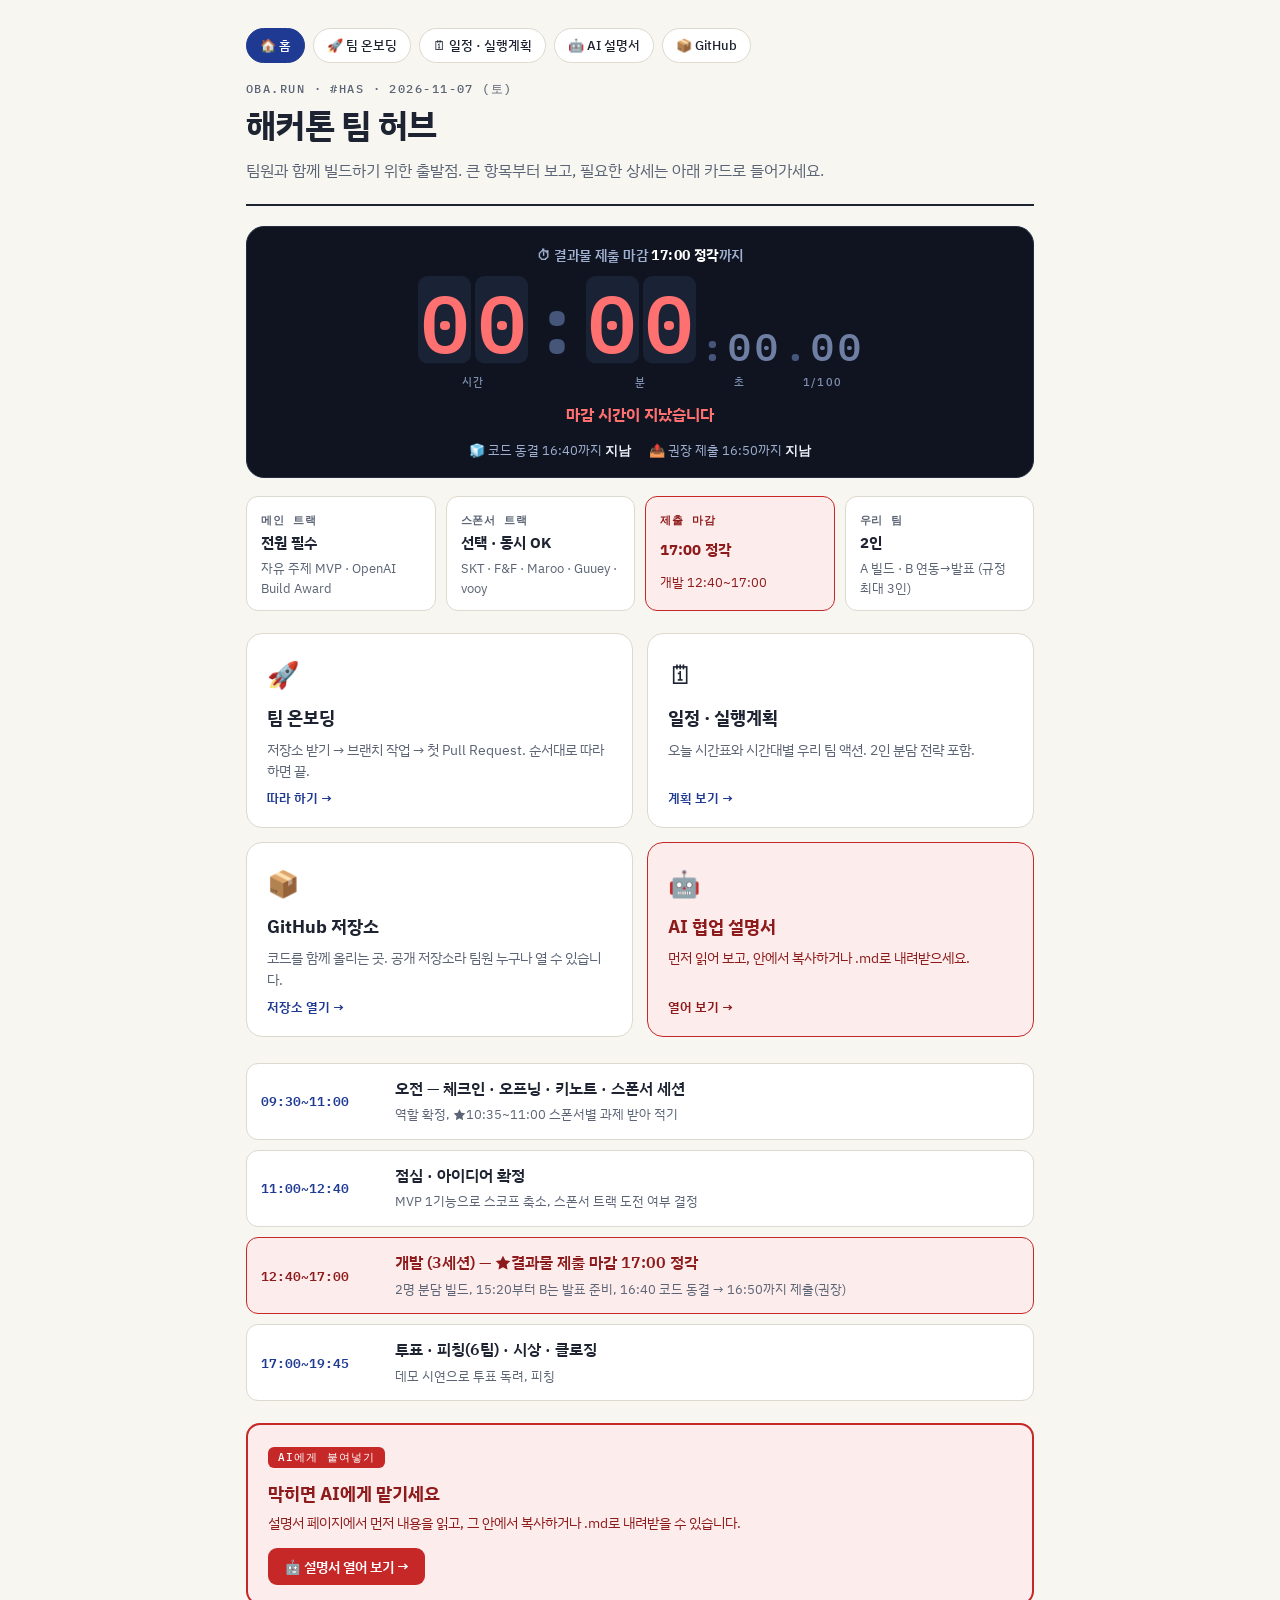
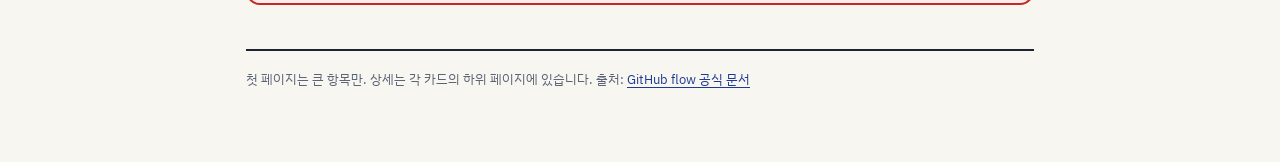
<file: index.html>
<!doctype html>
<html lang="ko">
<head>
<meta charset="utf-8">
<meta name="viewport" content="width=device-width, initial-scale=1, viewport-fit=cover">
<title>해커톤 팀 허브</title>
<link rel="stylesheet" href="https://fonts.googleapis.com/css2?family=IBM+Plex+Sans+KR:wght@400;500;600;700&family=IBM+Plex+Mono:wght@400;500&display=swap">
<link rel="stylesheet" href="styles.css">
</head>
<body>
<div class="wrap">
  <nav class="nav">
    <a class="cur" href="index.html">🏠 홈</a>
    <a href="onboarding.html">🚀 팀 온보딩</a>
    <a href="schedule.html">🗓 일정 · 실행계획</a>
    <a href="guide.html">🤖 AI 설명서</a>
    <a href="https://github.com/suneside/20261107-hackathon" target="_blank" rel="noopener">📦 GitHub</a>
  </nav>

  <header class="pg">
    <p class="eyebrow">OBA.RUN · #HAS · 2026-11-07 (토)</p>
    <h1>해커톤 팀 허브</h1>
    <p class="lead">팀원과 함께 빌드하기 위한 출발점. 큰 항목부터 보고, 필요한 상세는 아래 카드로 들어가세요.</p>
  </header>

  <!-- 마감 타이머 -->
  <section class="deadline" role="timer" aria-label="결과물 제출 마감 17:00 정각까지 남은 시간">
    <span class="dl-k">⏱ 결과물 제출 마감 <b>17:00 정각</b>까지</span>
    <div class="odo" data-countdown>
      <span class="grp"><span data-g="h"></span><span class="u">시간</span></span>
      <span class="sep">:</span>
      <span class="grp"><span data-g="m"></span><span class="u">분</span></span>
      <span class="grp cs"><span data-g="s"></span><span class="u">초</span></span>
      <span class="grp cs"><span data-g="c"></span><span class="u">1/100</span></span>
    </div>
    <p class="dl-over" id="dl-over" hidden>마감 시간이 지났습니다</p>
    <div class="dl-ms">
      <span>🧊 코드 동결 16:40까지 <b id="ms-freeze">--:--:--</b></span>
      <span>📤 권장 제출 16:50까지 <b id="ms-submit">--:--:--</b></span>
    </div>
  </section>

  <!-- 핵심 규칙 4개 -->
  <div class="facts">
    <div class="fact"><span class="k">메인 트랙</span><span class="v">전원 필수</span><span class="s">자유 주제 MVP · OpenAI Build Award</span></div>
    <div class="fact"><span class="k">스폰서 트랙</span><span class="v">선택 · 동시 OK</span><span class="s">SKT · F&amp;F · Maroo · Guuey · vooy</span></div>
    <div class="fact hot"><span class="k">제출 마감</span><span class="v">17:00 정각</span><span class="s">개발 12:40~17:00</span></div>
    <div class="fact"><span class="k">우리 팀</span><span class="v">2인</span><span class="s">A 빌드 · B 연동→발표 (규정 최대 3인)</span></div>
  </div>

  <!-- 큰 항목 카드 -->
  <div class="cards">
    <a class="card" href="onboarding.html">
      <span class="ic">🚀</span>
      <span class="t">팀 온보딩</span>
      <span class="d">저장소 받기 → 브랜치 작업 → 첫 Pull Request. 순서대로 따라 하면 끝.</span>
      <span class="go">따라 하기 →</span>
    </a>
    <a class="card" href="schedule.html">
      <span class="ic">🗓</span>
      <span class="t">일정 · 실행계획</span>
      <span class="d">오늘 시간표와 시간대별 우리 팀 액션. 2인 분담 전략 포함.</span>
      <span class="go">계획 보기 →</span>
    </a>
    <a class="card" href="https://github.com/suneside/20261107-hackathon" target="_blank" rel="noopener">
      <span class="ic">📦</span>
      <span class="t">GitHub 저장소</span>
      <span class="d">코드를 함께 올리는 곳. 공개 저장소라 팀원 누구나 열 수 있습니다.</span>
      <span class="go">저장소 열기 →</span>
    </a>
    <a class="card redcard" href="guide.html">
      <span class="ic">🤖</span>
      <span class="t">AI 협업 설명서</span>
      <span class="d">먼저 읽어 보고, 안에서 복사하거나 .md로 내려받으세요.</span>
      <span class="go">열어 보기 →</span>
    </a>
  </div>

  <!-- 오늘 큰 흐름 4단계 -->
  <div class="phases">
    <div class="phase">
      <span class="tm">09:30~11:00</span>
      <span><span class="lb">오전 — 체크인 · 오프닝 · 키노트 · 스폰서 세션</span><br><span class="sub">역할 확정, ★10:35~11:00 스폰서별 과제 받아 적기</span></span>
    </div>
    <div class="phase">
      <span class="tm">11:00~12:40</span>
      <span><span class="lb">점심 · 아이디어 확정</span><br><span class="sub">MVP 1기능으로 스코프 축소, 스폰서 트랙 도전 여부 결정</span></span>
    </div>
    <div class="phase freeze">
      <span class="tm">12:40~17:00</span>
      <span><span class="lb">개발 (3세션) — ★결과물 제출 마감 17:00 정각</span><br><span class="sub">2명 분담 빌드, 15:20부터 B는 발표 준비, 16:40 코드 동결 → 16:50까지 제출(권장)</span></span>
    </div>
    <div class="phase">
      <span class="tm">17:00~19:45</span>
      <span><span class="lb">투표 · 피칭(6팀) · 시상 · 클로징</span><br><span class="sub">데모 시연으로 투표 독려, 피칭</span></span>
    </div>
  </div>

  <!-- AI 설명서 복사 -->
  <div class="ai">
    <span class="tag">AI에게 붙여넣기</span>
    <h2>막히면 AI에게 맡기세요</h2>
    <p>설명서 페이지에서 먼저 내용을 읽고, 그 안에서 복사하거나 .md로 내려받을 수 있습니다.</p>
    <div class="btns">
      <a class="dl" href="guide.html" style="background:var(--red);color:#fff;border:none">🤖 설명서 열어 보기 →</a>
    </div>
  </div>

  <div class="foot">첫 페이지는 큰 항목만. 상세는 각 카드의 하위 페이지에 있습니다. 출처: <a href="https://docs.github.com/en/get-started/using-github/github-flow" target="_blank" rel="noopener">GitHub flow 공식 문서</a></div>
</div>

<script src="timer.js"></script>
</body>
</html>
</file>
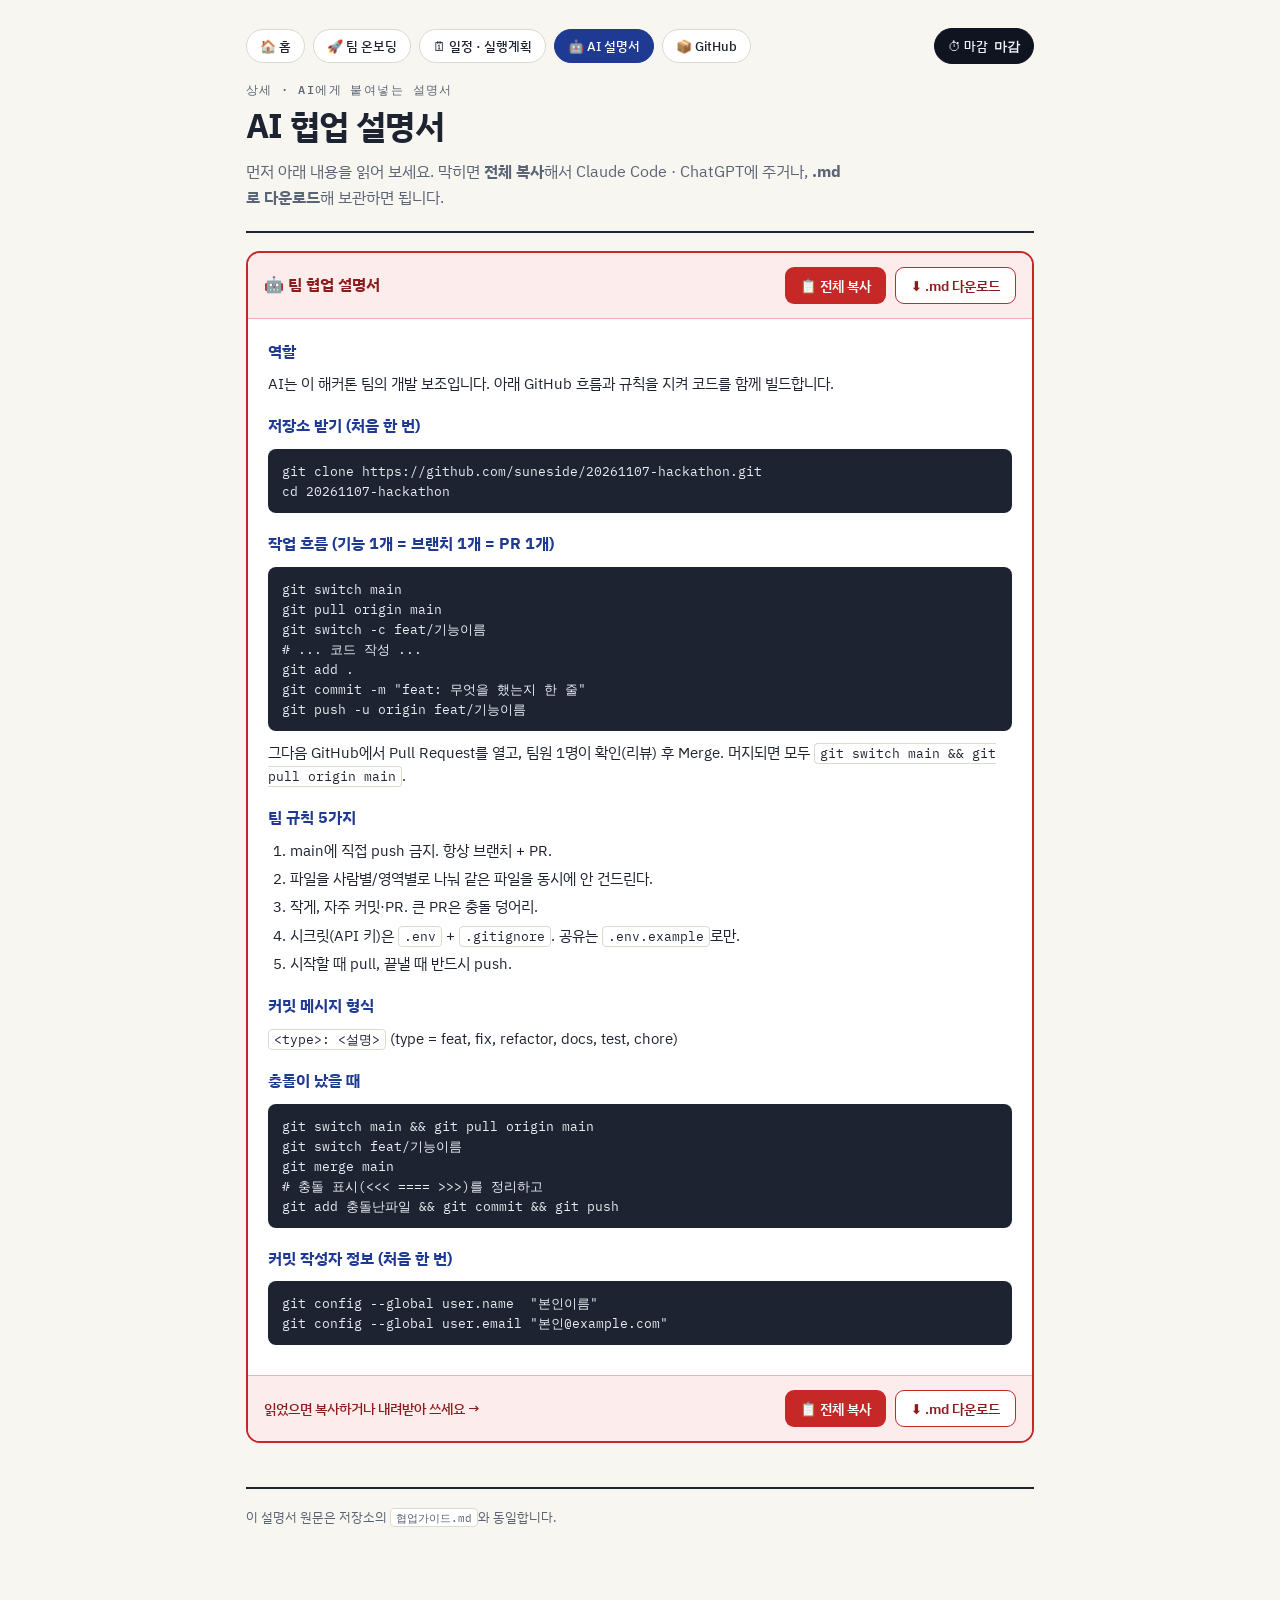
<file: guide.html>
<!doctype html>
<html lang="ko">
<head>
<meta charset="utf-8">
<meta name="viewport" content="width=device-width, initial-scale=1, viewport-fit=cover">
<title>AI 협업 설명서 — 해커톤 팀 허브</title>
<link rel="stylesheet" href="https://fonts.googleapis.com/css2?family=IBM+Plex+Sans+KR:wght@400;500;600;700&family=IBM+Plex+Mono:wght@400;500&display=swap">
<link rel="stylesheet" href="styles.css">
<style>
  .guidebox{margin-top:18px;border:2px solid var(--red);border-radius:14px;overflow:hidden}
  .guidebox .bar{display:flex;flex-wrap:wrap;gap:10px;align-items:center;justify-content:space-between;background:var(--red-soft);padding:14px 16px;border-bottom:1px solid color-mix(in srgb,var(--red) 30%,transparent)}
  .guidebox .bar .ttl{font-weight:700;color:var(--red-ink);display:flex;align-items:center;gap:8px}
  .guidebox .bar .acts{display:flex;gap:9px;flex-wrap:wrap}
  .guidebox button,.guidebox a.dl{font:600 13.5px var(--fb);border-radius:9px;padding:8px 15px;cursor:pointer;text-decoration:none;display:inline-flex;align-items:center;gap:6px}
  .guidebox button.copy{background:var(--red);color:#fff;border:none}
  .guidebox a.dl{background:var(--paper);color:var(--red-ink);border:1.5px solid var(--red)}
  .mdview{padding:20px;background:var(--paper)}
  .mdview h3{font-size:16px;margin:18px 0 8px;color:var(--ink)}
  .mdview h3:first-child{margin-top:0}
  .mdview p{margin:8px 0;font-size:14.5px}
  .mdview ul,.mdview ol{margin:8px 0;padding-left:22px;display:grid;gap:5px}
  .mdview li{font-size:14.5px}
  .mdview pre{background:var(--code-bg);color:var(--code-fg);border-radius:8px;padding:12px 14px;overflow-x:auto;font-family:var(--fm);font-size:12.5px;line-height:1.6;margin:10px 0}
  .mdview .blockquote{border-left:3px solid var(--line);padding:4px 0 4px 14px;color:var(--muted);font-size:13.5px;margin:10px 0}
</style>
</head>
<body>
<div class="wrap">
  <nav class="nav">
    <a href="index.html">🏠 홈</a>
    <a href="onboarding.html">🚀 팀 온보딩</a>
    <a href="schedule.html">🗓 일정 · 실행계획</a>
    <a class="cur" href="guide.html">🤖 AI 설명서</a>
    <a href="https://github.com/suneside/20261107-hackathon" target="_blank" rel="noopener">📦 GitHub</a>
    <a class="dl-chip" href="index.html" title="결과물 제출 마감 17:00 정각까지">⏱ 마감 <b data-countdown-compact>--:--:--</b></a>
  </nav>

  <header class="pg">
    <p class="eyebrow">상세 · AI에게 붙여넣는 설명서</p>
    <h1>AI 협업 설명서</h1>
    <p class="lead">먼저 아래 내용을 읽어 보세요. 막히면 <b>전체 복사</b>해서 Claude Code · ChatGPT에 주거나, <b>.md로 다운로드</b>해 보관하면 됩니다.</p>
  </header>

  <div class="guidebox">
    <div class="bar">
      <span class="ttl">🤖 팀 협업 설명서</span>
      <span class="acts">
        <button class="copy" id="copyBtn" type="button">📋 전체 복사</button>
        <a class="dl" href="협업가이드.md" download>⬇ .md 다운로드</a>
      </span>
    </div>
    <div class="mdview" id="mdview">
      <h3>역할</h3>
      <p>AI는 이 해커톤 팀의 개발 보조입니다. 아래 GitHub 흐름과 규칙을 지켜 코드를 함께 빌드합니다.</p>

      <h3>저장소 받기 (처음 한 번)</h3>
      <pre>git clone https://github.com/suneside/20261107-hackathon.git
cd 20261107-hackathon</pre>

      <h3>작업 흐름 (기능 1개 = 브랜치 1개 = PR 1개)</h3>
      <pre>git switch main
git pull origin main
git switch -c feat/기능이름
# ... 코드 작성 ...
git add .
git commit -m "feat: 무엇을 했는지 한 줄"
git push -u origin feat/기능이름</pre>
      <p>그다음 GitHub에서 Pull Request를 열고, 팀원 1명이 확인(리뷰) 후 Merge. 머지되면 모두 <code class="inl">git switch main &amp;&amp; git pull origin main</code>.</p>

      <h3>팀 규칙 5가지</h3>
      <ol>
        <li>main에 직접 push 금지. 항상 브랜치 + PR.</li>
        <li>파일을 사람별/영역별로 나눠 같은 파일을 동시에 안 건드린다.</li>
        <li>작게, 자주 커밋·PR. 큰 PR은 충돌 덩어리.</li>
        <li>시크릿(API 키)은 <code class="inl">.env</code> + <code class="inl">.gitignore</code>. 공유는 <code class="inl">.env.example</code>로만.</li>
        <li>시작할 때 pull, 끝낼 때 반드시 push.</li>
      </ol>

      <h3>커밋 메시지 형식</h3>
      <p><code class="inl">&lt;type&gt;: &lt;설명&gt;</code> (type = feat, fix, refactor, docs, test, chore)</p>

      <h3>충돌이 났을 때</h3>
      <pre>git switch main &amp;&amp; git pull origin main
git switch feat/기능이름
git merge main
# 충돌 표시(&lt;&lt;&lt; ==== &gt;&gt;&gt;)를 정리하고
git add 충돌난파일 &amp;&amp; git commit &amp;&amp; git push</pre>

      <h3>커밋 작성자 정보 (처음 한 번)</h3>
      <pre>git config --global user.name  "본인이름"
git config --global user.email "본인@example.com"</pre>
    </div>
    <div class="bar" style="border-bottom:none;border-top:1px solid color-mix(in srgb,var(--red) 30%,transparent)">
      <span class="ttl" style="font-weight:500;font-size:13.5px">읽었으면 복사하거나 내려받아 쓰세요 →</span>
      <span class="acts">
        <button class="copy" id="copyBtn2" type="button">📋 전체 복사</button>
        <a class="dl" href="협업가이드.md" download>⬇ .md 다운로드</a>
      </span>
    </div>
  </div>

  <div class="foot">이 설명서 원문은 저장소의 <code class="inl">협업가이드.md</code>와 동일합니다.</div>
</div>

<script>
  var cache=null;
  fetch('협업가이드.md').then(function(r){return r.text()}).then(function(t){cache=t}).catch(function(){});
  function wire(btn){
    if(!btn)return;
    btn.addEventListener('click',function(){
      var put=function(t){var ok=function(){var o=btn.textContent;btn.textContent='✓ 복사됨';setTimeout(function(){btn.textContent=o},1500)};
        if(navigator.clipboard&&navigator.clipboard.writeText)navigator.clipboard.writeText(t).then(ok,function(){btn.textContent='다운로드 이용'});else btn.textContent='다운로드 이용'};
      if(cache)put(cache);else fetch('협업가이드.md').then(function(r){return r.text()}).then(function(t){cache=t;put(t)}).catch(function(){btn.textContent='불러오기 실패'});
    });
  }
  wire(document.getElementById('copyBtn'));
  wire(document.getElementById('copyBtn2'));
</script>
<script src="timer.js"></script>
</body>
</html>
</file>
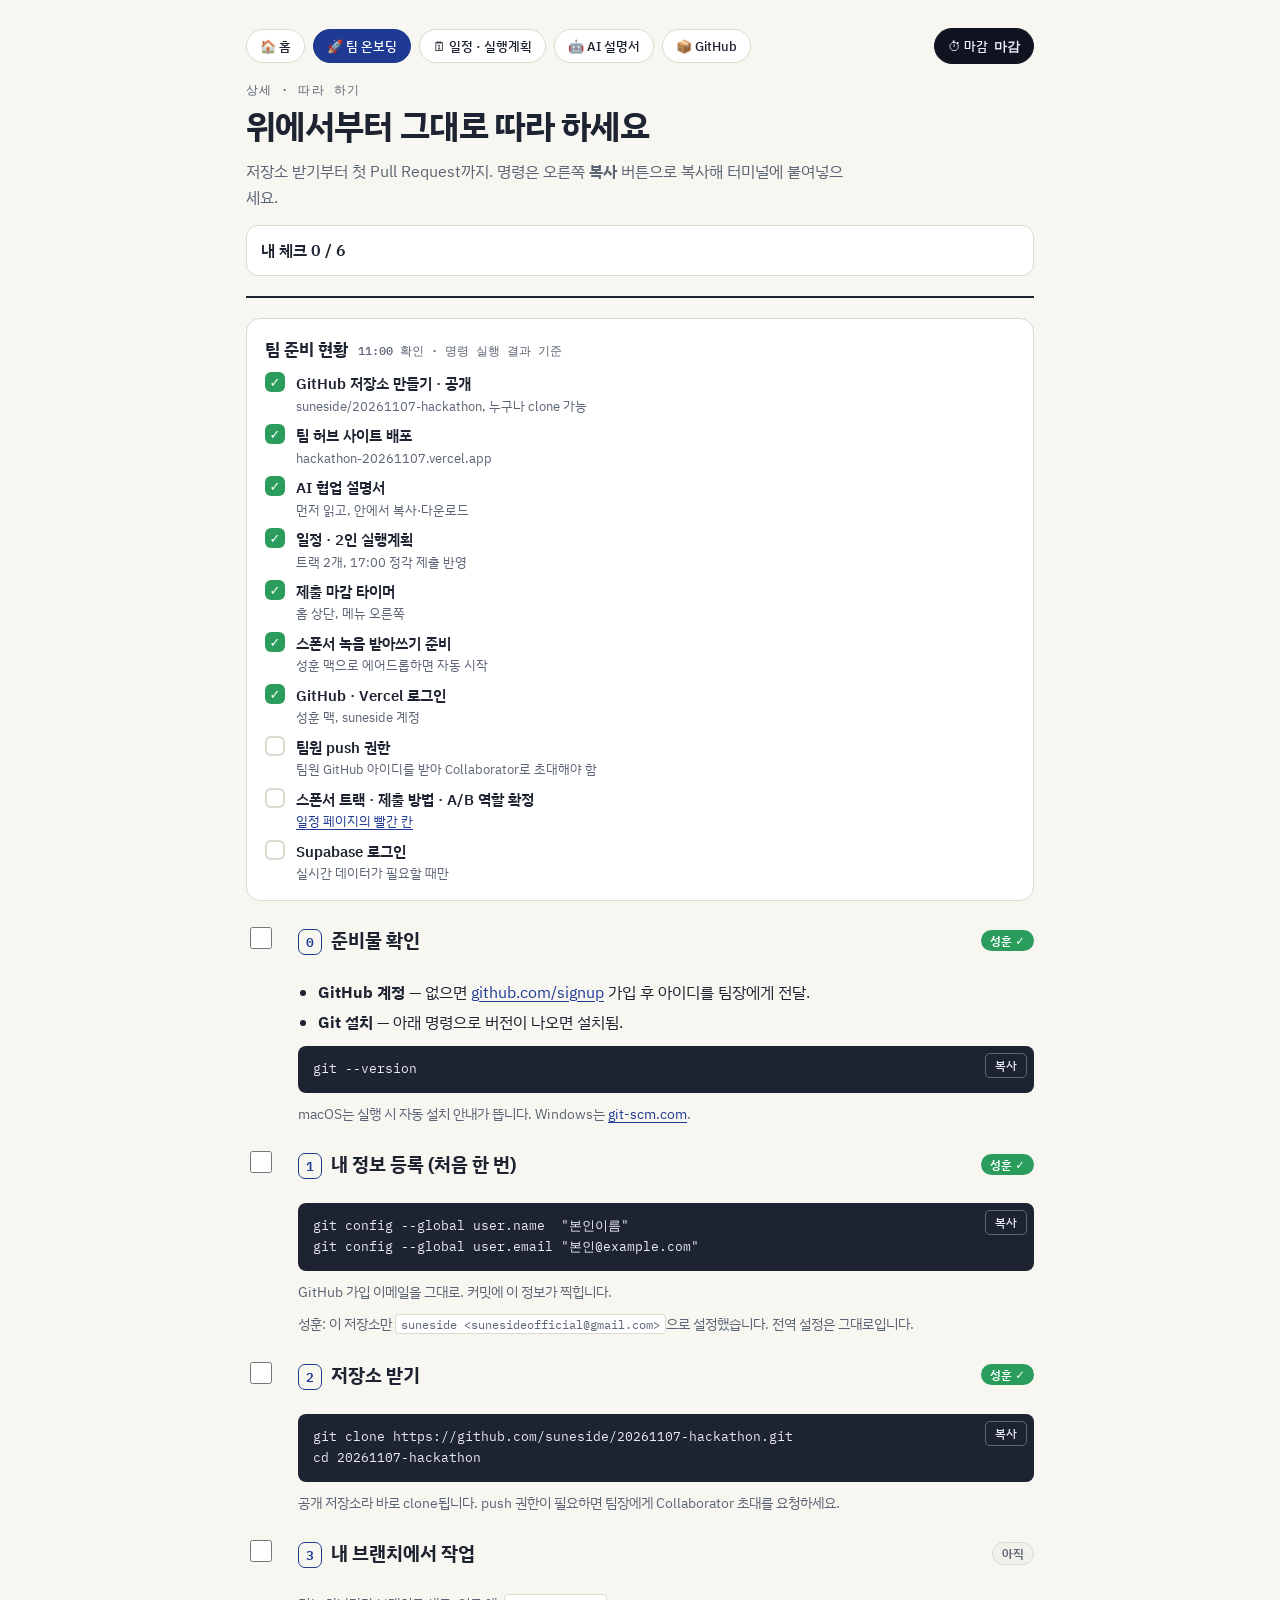
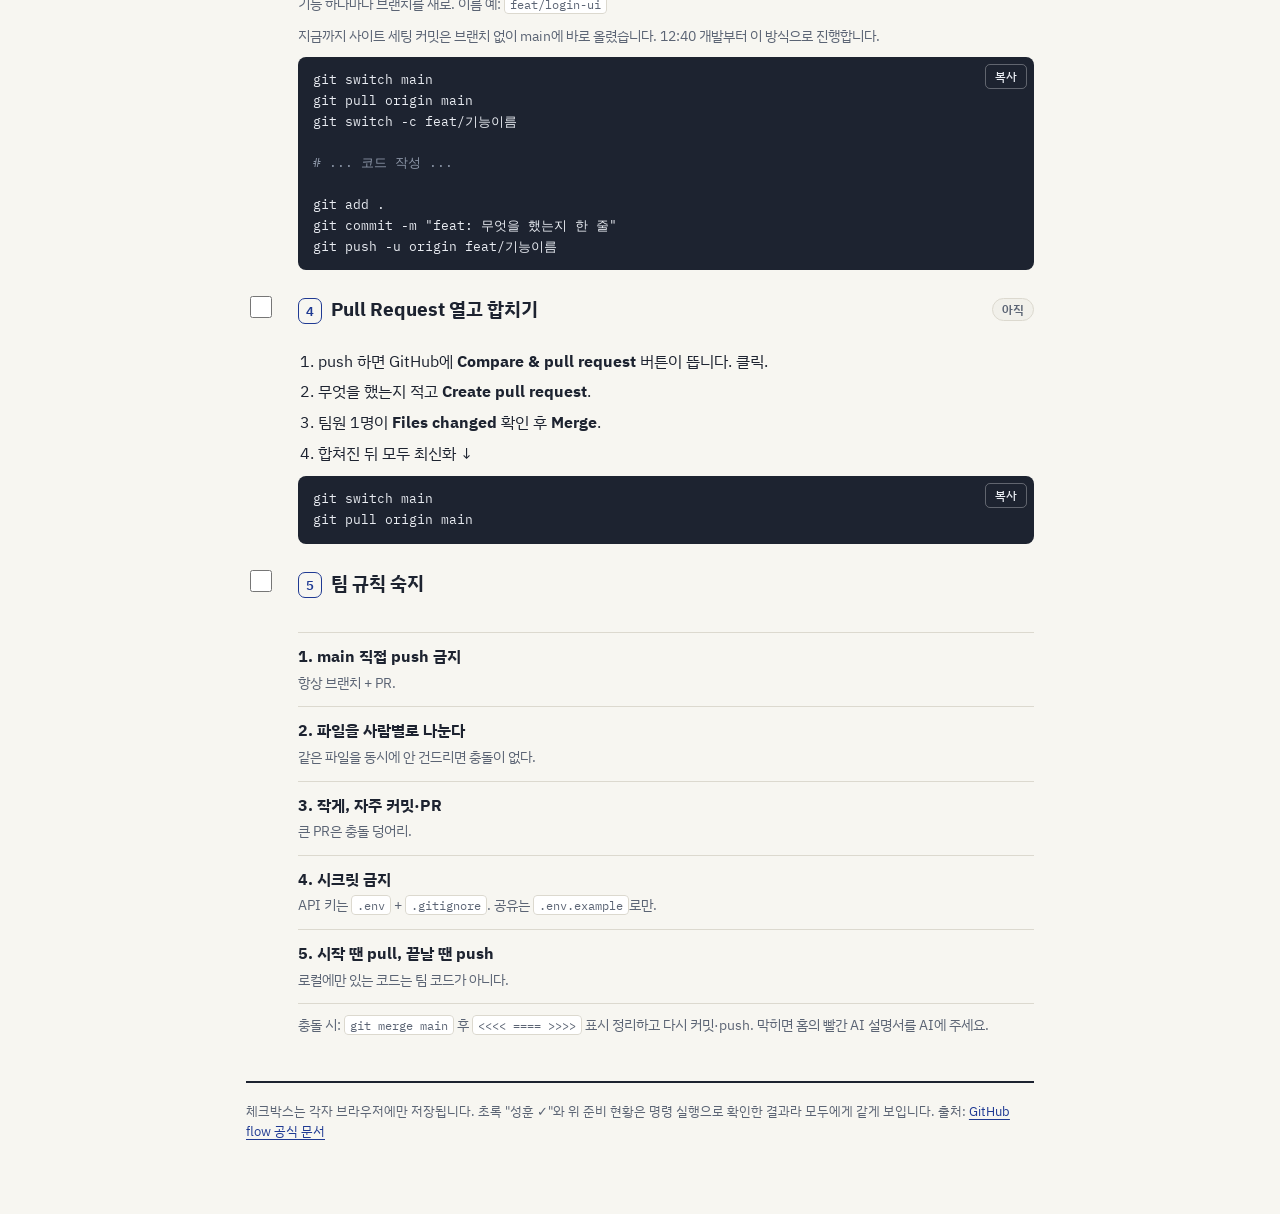
<file: onboarding.html>
<!doctype html>
<html lang="ko">
<head>
<meta charset="utf-8">
<meta name="viewport" content="width=device-width, initial-scale=1, viewport-fit=cover">
<title>팀 온보딩 — 해커톤 팀 허브</title>
<link rel="stylesheet" href="https://fonts.googleapis.com/css2?family=IBM+Plex+Sans+KR:wght@400;500;600;700&family=IBM+Plex+Mono:wght@400;500&display=swap">
<link rel="stylesheet" href="styles.css">
</head>
<body>
<div class="wrap">
  <nav class="nav">
    <a href="index.html">🏠 홈</a>
    <a class="cur" href="onboarding.html">🚀 팀 온보딩</a>
    <a href="schedule.html">🗓 일정 · 실행계획</a>
    <a href="guide.html">🤖 AI 설명서</a>
    <a href="https://github.com/suneside/20261107-hackathon" target="_blank" rel="noopener">📦 GitHub</a>
    <a class="dl-chip" href="index.html" title="결과물 제출 마감 17:00 정각까지">⏱ 마감 <b data-countdown-compact>--:--:--</b></a>
  </nav>

  <header class="pg">
    <p class="eyebrow">상세 · 따라 하기</p>
    <h1>위에서부터 그대로 따라 하세요</h1>
    <p class="lead">저장소 받기부터 첫 Pull Request까지. 명령은 오른쪽 <b>복사</b> 버튼으로 복사해 터미널에 붙여넣으세요.</p>
    <div class="phases" style="margin-top:14px">
      <div class="phase" style="grid-template-columns:1fr"><span><span class="lb" id="ptext">내 체크 0 / 6</span></span></div>
    </div>
  </header>

  <section class="status" aria-label="팀 준비 현황">
    <h2>팀 준비 현황 <span class="when">11:00 확인 · 명령 실행 결과 기준</span></h2>
    <ul class="checklist">
      <li class="ok">GitHub 저장소 만들기 · 공개<span>suneside/20261107-hackathon, 누구나 clone 가능</span></li>
      <li class="ok">팀 허브 사이트 배포<span>hackathon-20261107.vercel.app</span></li>
      <li class="ok">AI 협업 설명서<span>먼저 읽고, 안에서 복사·다운로드</span></li>
      <li class="ok">일정 · 2인 실행계획<span>트랙 2개, 17:00 정각 제출 반영</span></li>
      <li class="ok">제출 마감 타이머<span>홈 상단, 메뉴 오른쪽</span></li>
      <li class="ok">스폰서 녹음 받아쓰기 준비<span>성훈 맥으로 에어드롭하면 자동 시작</span></li>
      <li class="ok">GitHub · Vercel 로그인<span>성훈 맥, suneside 계정</span></li>
      <li class="todo">팀원 push 권한<span>팀원 GitHub 아이디를 받아 Collaborator로 초대해야 함</span></li>
      <li class="todo">스폰서 트랙 · 제출 방법 · A/B 역할 확정<span><a href="schedule.html">일정 페이지의 빨간 칸</a></span></li>
      <li class="todo">Supabase 로그인<span>실시간 데이터가 필요할 때만</span></li>
    </ul>
  </section>

  <section class="step" data-k="s0">
    <div class="chk"><input type="checkbox" aria-label="완료"></div>
    <h2><span class="n">0</span>준비물 확인<span class="who-st ok">성훈 ✓</span></h2>
    <div class="b">
      <ul>
        <li><b>GitHub 계정</b> — 없으면 <a href="https://github.com/signup" target="_blank" rel="noopener">github.com/signup</a> 가입 후 아이디를 팀장에게 전달.</li>
        <li><b>Git 설치</b> — 아래 명령으로 버전이 나오면 설치됨.</li>
      </ul>
      <div class="code"><button class="cp" type="button">복사</button><pre>git --version</pre></div>
      <p class="note">macOS는 실행 시 자동 설치 안내가 뜹니다. Windows는 <a href="https://git-scm.com/download/win" target="_blank" rel="noopener">git-scm.com</a>.</p>
    </div>
  </section>

  <section class="step" data-k="s1">
    <div class="chk"><input type="checkbox" aria-label="완료"></div>
    <h2><span class="n">1</span>내 정보 등록 (처음 한 번)<span class="who-st ok">성훈 ✓</span></h2>
    <div class="b">
      <div class="code"><button class="cp" type="button">복사</button><pre>git config --global user.name  "본인이름"
git config --global user.email "본인@example.com"</pre></div>
      <p class="note">GitHub 가입 이메일을 그대로. 커밋에 이 정보가 찍힙니다.</p>
      <p class="note">성훈: 이 저장소만 <code class="inl">suneside &lt;sunesideofficial@gmail.com&gt;</code>으로 설정했습니다. 전역 설정은 그대로입니다.</p>
    </div>
  </section>

  <section class="step" data-k="s2">
    <div class="chk"><input type="checkbox" aria-label="완료"></div>
    <h2><span class="n">2</span>저장소 받기<span class="who-st ok">성훈 ✓</span></h2>
    <div class="b">
      <div class="code"><button class="cp" type="button">복사</button><pre>git clone https://github.com/suneside/20261107-hackathon.git
cd 20261107-hackathon</pre></div>
      <p class="note">공개 저장소라 바로 clone됩니다. push 권한이 필요하면 팀장에게 Collaborator 초대를 요청하세요.</p>
    </div>
  </section>

  <section class="step" data-k="s3">
    <div class="chk"><input type="checkbox" aria-label="완료"></div>
    <h2><span class="n">3</span>내 브랜치에서 작업<span class="who-st todo">아직</span></h2>
    <div class="b">
      <p class="note">기능 하나마다 브랜치를 새로. 이름 예: <code class="inl">feat/login-ui</code></p>
      <p class="note">지금까지 사이트 세팅 커밋은 브랜치 없이 main에 바로 올렸습니다. 12:40 개발부터 이 방식으로 진행합니다.</p>
      <div class="code"><button class="cp" type="button">복사</button><pre>git switch main
git pull origin main
git switch -c feat/기능이름

<span class="c"># ... 코드 작성 ...</span>

git add .
git commit -m "feat: 무엇을 했는지 한 줄"
git push -u origin feat/기능이름</pre></div>
    </div>
  </section>

  <section class="step" data-k="s4">
    <div class="chk"><input type="checkbox" aria-label="완료"></div>
    <h2><span class="n">4</span>Pull Request 열고 합치기<span class="who-st todo">아직</span></h2>
    <div class="b">
      <ol>
        <li>push 하면 GitHub에 <b>Compare &amp; pull request</b> 버튼이 뜹니다. 클릭.</li>
        <li>무엇을 했는지 적고 <b>Create pull request</b>.</li>
        <li>팀원 1명이 <b>Files changed</b> 확인 후 <b>Merge</b>.</li>
        <li>합쳐진 뒤 모두 최신화 ↓</li>
      </ol>
      <div class="code"><button class="cp" type="button">복사</button><pre>git switch main
git pull origin main</pre></div>
    </div>
  </section>

  <section class="step" data-k="s5">
    <div class="chk"><input type="checkbox" aria-label="완료"></div>
    <h2><span class="n">5</span>팀 규칙 숙지</h2>
    <div class="b">
      <div class="rules">
        <div class="rule"><strong>1. main 직접 push 금지</strong><span>항상 브랜치 + PR.</span></div>
        <div class="rule"><strong>2. 파일을 사람별로 나눈다</strong><span>같은 파일을 동시에 안 건드리면 충돌이 없다.</span></div>
        <div class="rule"><strong>3. 작게, 자주 커밋·PR</strong><span>큰 PR은 충돌 덩어리.</span></div>
        <div class="rule"><strong>4. 시크릿 금지</strong><span>API 키는 <code class="inl">.env</code> + <code class="inl">.gitignore</code>. 공유는 <code class="inl">.env.example</code>로만.</span></div>
        <div class="rule"><strong>5. 시작 땐 pull, 끝날 땐 push</strong><span>로컬에만 있는 코드는 팀 코드가 아니다.</span></div>
      </div>
      <p class="note">충돌 시: <code class="inl">git merge main</code> 후 <code class="inl">&lt;&lt;&lt;&lt; ==== &gt;&gt;&gt;&gt;</code> 표시 정리하고 다시 커밋·push. 막히면 홈의 빨간 AI 설명서를 AI에 주세요.</p>
    </div>
  </section>

  <div class="foot">체크박스는 각자 브라우저에만 저장됩니다. 초록 "성훈 ✓"와 위 준비 현황은 명령 실행으로 확인한 결과라 모두에게 같게 보입니다. 출처: <a href="https://docs.github.com/en/get-started/using-github/github-flow" target="_blank" rel="noopener">GitHub flow 공식 문서</a></div>
</div>

<script>
  document.querySelectorAll('.code .cp').forEach(function(btn){
    btn.addEventListener('click',function(){
      var pre=btn.parentElement.querySelector('pre'),text=pre.innerText;
      var ok=function(){btn.textContent='복사됨';setTimeout(function(){btn.textContent='복사'},1400)};
      var fb=function(){try{var r=document.createRange();r.selectNodeContents(pre);var s=getSelection();s.removeAllRanges();s.addRange(r);btn.textContent='선택됨'}catch(e){}};
      if(navigator.clipboard&&navigator.clipboard.writeText)navigator.clipboard.writeText(text).then(ok,fb);else fb();
    });
  });
  var steps=Array.prototype.slice.call(document.querySelectorAll('.step'));
  function load(){try{return JSON.parse(localStorage.getItem('hb_steps')||'{}')}catch(e){return{}}}
  function save(s){try{localStorage.setItem('hb_steps',JSON.stringify(s))}catch(e){}}
  function sync(){var s=load(),done=0;steps.forEach(function(el){var k=el.dataset.k,box=el.querySelector('input');box.checked=!!s[k];el.classList.toggle('done',box.checked);if(box.checked)done++});
    document.getElementById('ptext').textContent='내 체크 '+done+' / '+steps.length}
  steps.forEach(function(el){el.querySelector('input').addEventListener('change',function(){var s=load();s[el.dataset.k]=this.checked;save(s);sync()})});
  sync();
</script>
<script src="timer.js"></script>
</body>
</html>
</file>
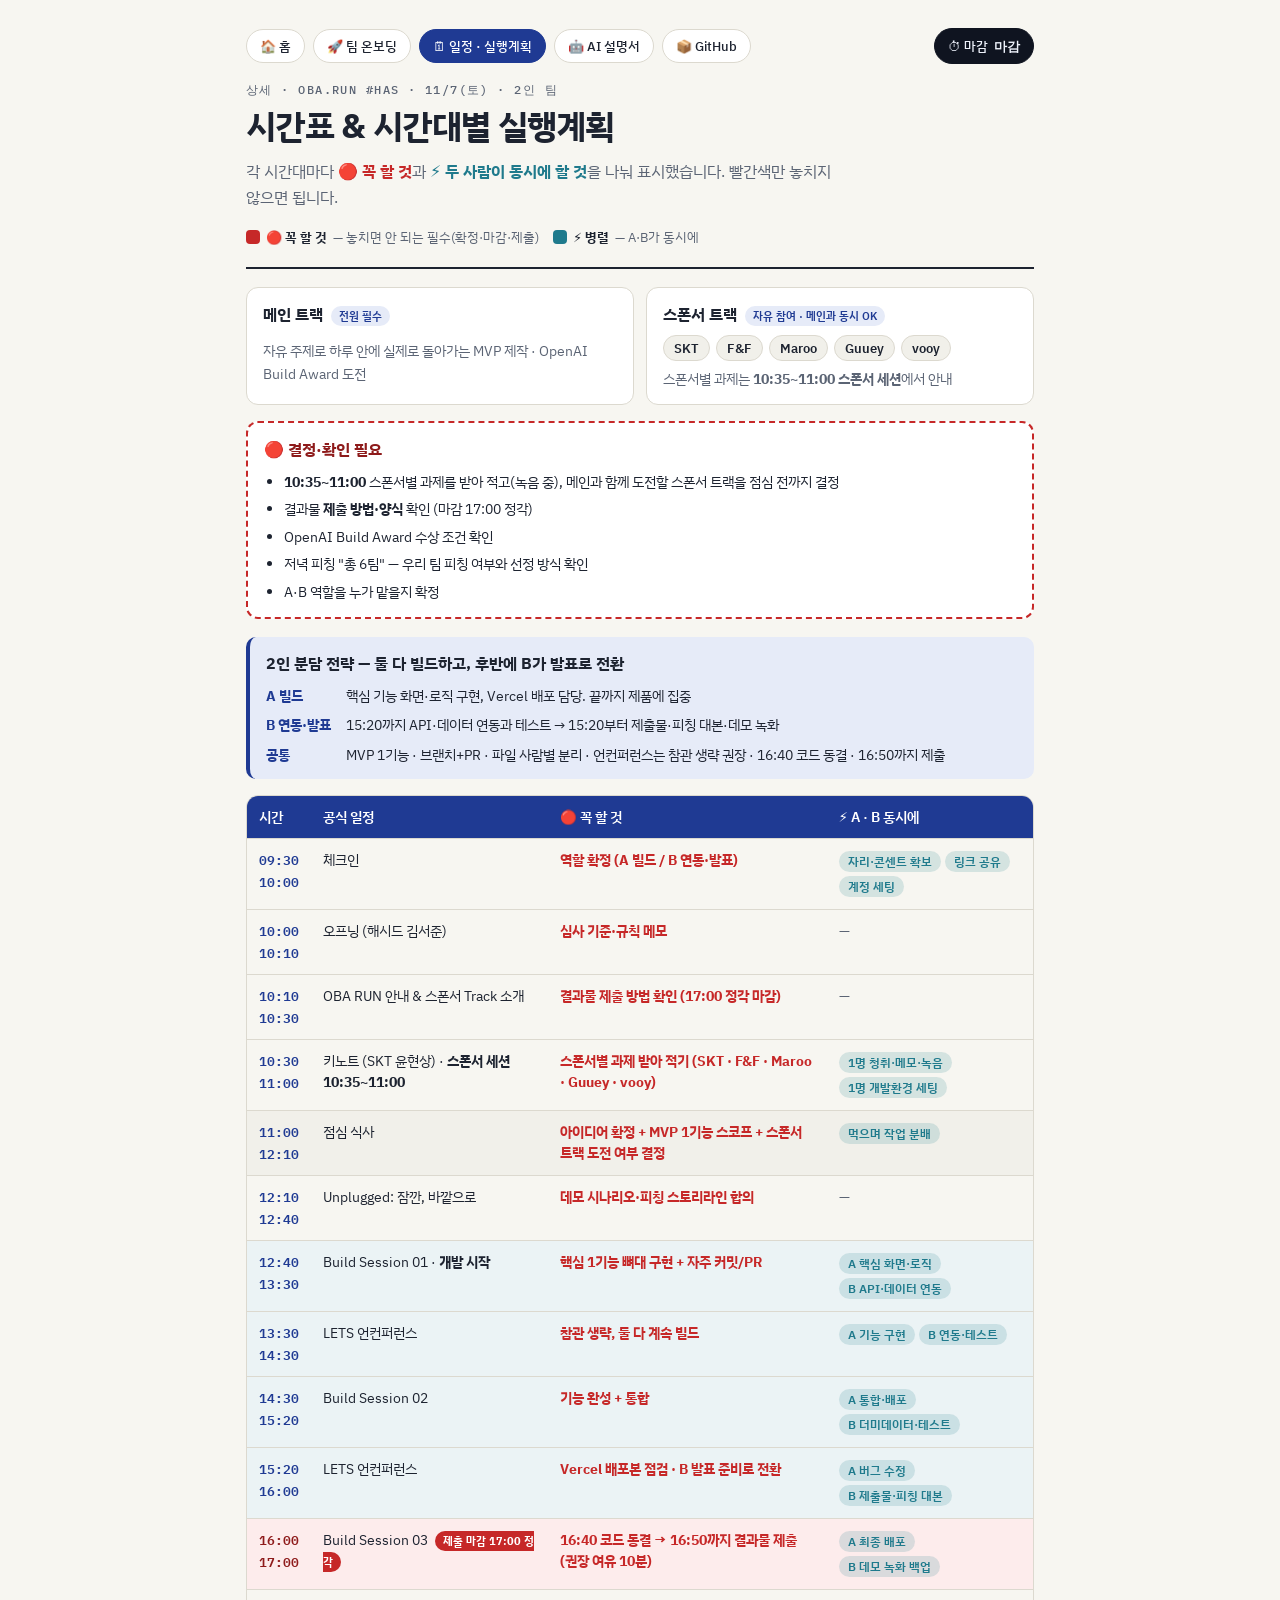
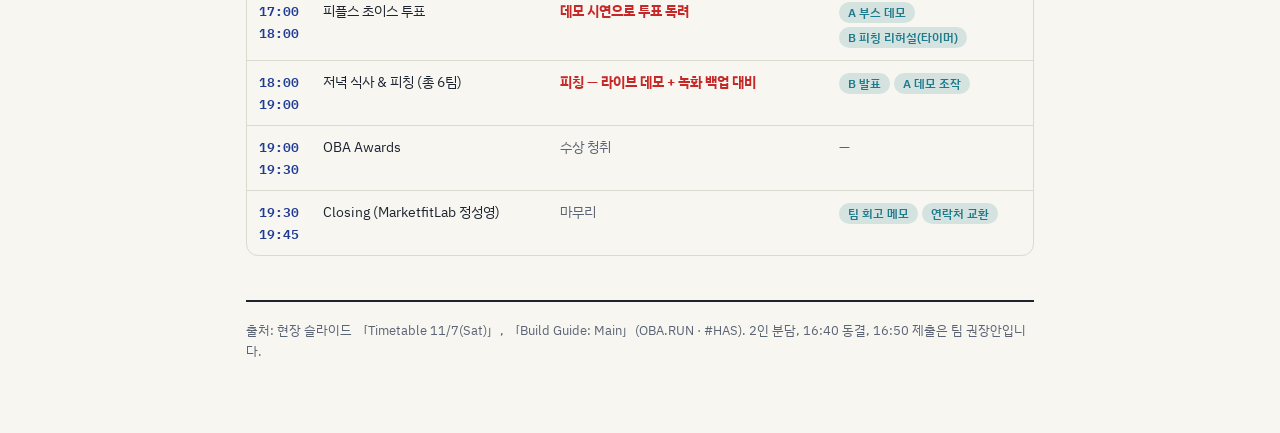
<file: schedule.html>
<!doctype html>
<html lang="ko">
<head>
<meta charset="utf-8">
<meta name="viewport" content="width=device-width, initial-scale=1, viewport-fit=cover">
<title>일정 · 실행계획 — 해커톤 팀 허브</title>
<link rel="stylesheet" href="https://fonts.googleapis.com/css2?family=IBM+Plex+Sans+KR:wght@400;500;600;700&family=IBM+Plex+Mono:wght@400;500&display=swap">
<link rel="stylesheet" href="styles.css">
</head>
<body>
<div class="wrap">
  <nav class="nav">
    <a href="index.html">🏠 홈</a>
    <a href="onboarding.html">🚀 팀 온보딩</a>
    <a class="cur" href="schedule.html">🗓 일정 · 실행계획</a>
    <a href="guide.html">🤖 AI 설명서</a>
    <a href="https://github.com/suneside/20261107-hackathon" target="_blank" rel="noopener">📦 GitHub</a>
    <a class="dl-chip" href="index.html" title="결과물 제출 마감 17:00 정각까지">⏱ 마감 <b data-countdown-compact>--:--:--</b></a>
  </nav>

  <header class="pg">
    <p class="eyebrow">상세 · OBA.RUN #HAS · 11/7(토) · 2인 팀</p>
    <h1>시간표 &amp; 시간대별 실행계획</h1>
    <p class="lead">각 시간대마다 <b style="color:var(--red)">🔴 꼭 할 것</b>과 <b style="color:var(--build)">⚡ 두 사람이 동시에 할 것</b>을 나눠 표시했습니다. 빨간색만 놓치지 않으면 됩니다.</p>
    <div class="legend">
      <span class="lg"><span class="sw" style="background:var(--red)"></span><b>🔴 꼭 할 것</b> — 놓치면 안 되는 필수(확정·마감·제출)</span>
      <span class="lg"><span class="sw" style="background:var(--build)"></span><b>⚡ 병렬</b> — A·B가 동시에</span>
    </div>
  </header>

  <div class="trackbox">
    <div class="tk">
      <span class="h">메인 트랙 <span class="tag2">전원 필수</span></span>
      <p>자유 주제로 하루 안에 실제로 돌아가는 MVP 제작 · OpenAI Build Award 도전</p>
    </div>
    <div class="tk">
      <span class="h">스폰서 트랙 <span class="tag2">자유 참여 · 메인과 동시 OK</span></span>
      <div class="chips"><span class="chip">SKT</span><span class="chip">F&amp;F</span><span class="chip">Maroo</span><span class="chip">Guuey</span><span class="chip">vooy</span></div>
      <p>스폰서별 과제는 <b>10:35~11:00 스폰서 세션</b>에서 안내</p>
    </div>
  </div>

  <div class="decide">
    <h2>🔴 결정·확인 필요</h2>
    <ul>
      <li><b>10:35~11:00</b> 스폰서별 과제를 받아 적고(녹음 중), 메인과 함께 도전할 스폰서 트랙을 점심 전까지 결정</li>
      <li>결과물 <b>제출 방법·양식</b> 확인 (마감 17:00 정각)</li>
      <li>OpenAI Build Award 수상 조건 확인</li>
      <li>저녁 피칭 "총 6팀" — 우리 팀 피칭 여부와 선정 방식 확인</li>
      <li>A·B 역할을 누가 맡을지 확정</li>
    </ul>
  </div>

  <div class="callout">
    <h2>2인 분담 전략 — 둘 다 빌드하고, 후반에 B가 발표로 전환</h2>
    <div class="tracks">
      <div class="track"><b>A 빌드</b><span>핵심 기능 화면·로직 구현, Vercel 배포 담당. 끝까지 제품에 집중</span></div>
      <div class="track"><b>B 연동·발표</b><span>15:20까지 API·데이터 연동과 테스트 → 15:20부터 제출물·피칭 대본·데모 녹화</span></div>
      <div class="track"><b>공통</b><span>MVP 1기능 · 브랜치+PR · 파일 사람별 분리 · 언컨퍼런스는 참관 생략 권장 · 16:40 코드 동결 · 16:50까지 제출</span></div>
    </div>
  </div>

  <div class="tbl">
    <table>
      <thead><tr><th>시간</th><th>공식 일정</th><th>🔴 꼭 할 것</th><th>⚡ A · B 동시에</th></tr></thead>
      <tbody>
        <tr><td class="tm">09:30<br>10:00</td><td>체크인</td><td class="must">역할 확정 (A 빌드 / B 연동·발표)</td><td class="parcell"><span class="par">자리·콘센트 확보</span><span class="par">링크 공유</span><span class="par">계정 세팅</span></td></tr>
        <tr><td class="tm">10:00<br>10:10</td><td>오프닝 (해시드 김서준)</td><td class="must">심사 기준·규칙 메모</td><td class="parcell">—</td></tr>
        <tr><td class="tm">10:10<br>10:30</td><td>OBA RUN 안내 &amp; 스폰서 Track 소개</td><td class="must">결과물 제출 방법 확인 (17:00 정각 마감)</td><td class="parcell">—</td></tr>
        <tr><td class="tm">10:30<br>11:00</td><td>키노트 (SKT 윤현상) · <b>스폰서 세션 10:35~11:00</b></td><td class="must">스폰서별 과제 받아 적기 (SKT · F&amp;F · Maroo · Guuey · vooy)</td><td class="parcell"><span class="par">1명 청취·메모·녹음</span><span class="par">1명 개발환경 세팅</span></td></tr>
        <tr class="meal"><td class="tm">11:00<br>12:10</td><td>점심 식사</td><td class="must">아이디어 확정 + MVP 1기능 스코프 + 스폰서 트랙 도전 여부 결정</td><td class="parcell"><span class="par">먹으며 작업 분배</span></td></tr>
        <tr><td class="tm">12:10<br>12:40</td><td>Unplugged: 잠깐, 바깥으로</td><td class="must">데모 시나리오·피칭 스토리라인 합의</td><td class="parcell">—</td></tr>
        <tr class="build"><td class="tm">12:40<br>13:30</td><td>Build Session 01 · <b>개발 시작</b></td><td class="must">핵심 1기능 뼈대 구현 + 자주 커밋/PR</td><td class="parcell"><span class="par">A 핵심 화면·로직</span><span class="par">B API·데이터 연동</span></td></tr>
        <tr class="build"><td class="tm">13:30<br>14:30</td><td>LETS 언컨퍼런스</td><td class="must">참관 생략, 둘 다 계속 빌드</td><td class="parcell"><span class="par">A 기능 구현</span><span class="par">B 연동·테스트</span></td></tr>
        <tr class="build"><td class="tm">14:30<br>15:20</td><td>Build Session 02</td><td class="must">기능 완성 + 통합</td><td class="parcell"><span class="par">A 통합·배포</span><span class="par">B 더미데이터·테스트</span></td></tr>
        <tr class="build"><td class="tm">15:20<br>16:00</td><td>LETS 언컨퍼런스</td><td class="must">Vercel 배포본 점검 · B 발표 준비로 전환</td><td class="parcell"><span class="par">A 버그 수정</span><span class="par">B 제출물·피칭 대본</span></td></tr>
        <tr class="freeze"><td class="tm">16:00<br>17:00</td><td>Build Session 03 <span class="crit">제출 마감 17:00 정각</span></td><td class="must">16:40 코드 동결 → 16:50까지 결과물 제출 (권장 여유 10분)</td><td class="parcell"><span class="par">A 최종 배포</span><span class="par">B 데모 녹화 백업</span></td></tr>
        <tr><td class="tm">17:00<br>18:00</td><td>피플스 초이스 투표</td><td class="must">데모 시연으로 투표 독려</td><td class="parcell"><span class="par">A 부스 데모</span><span class="par">B 피칭 리허설(타이머)</span></td></tr>
        <tr><td class="tm">18:00<br>19:00</td><td>저녁 식사 &amp; 피칭 (총 6팀)</td><td class="must">피칭 — 라이브 데모 + 녹화 백업 대비</td><td class="parcell"><span class="par">B 발표</span><span class="par">A 데모 조작</span></td></tr>
        <tr><td class="tm">19:00<br>19:30</td><td>OBA Awards</td><td class="must"><span class="m0">수상 청취</span></td><td class="parcell">—</td></tr>
        <tr><td class="tm">19:30<br>19:45</td><td>Closing (MarketfitLab 정성영)</td><td class="must"><span class="m0">마무리</span></td><td class="parcell"><span class="par">팀 회고 메모</span><span class="par">연락처 교환</span></td></tr>
      </tbody>
    </table>
  </div>

  <div class="foot">출처: 현장 슬라이드 「Timetable 11/7(Sat)」, 「Build Guide: Main」(OBA.RUN · #HAS). 2인 분담, 16:40 동결, 16:50 제출은 팀 권장안입니다.</div>
</div>
<script src="timer.js"></script>
</body>
</html>
</file>
<file: styles.css>
:root{
  --bg:#f7f6f1;--paper:#ffffff;--soft:#f1f0ea;--fg:#1d2330;--muted:#5b6474;--line:#dcd9cf;
  --ink:#1f3a93;--ink-soft:#e6ebf8;--ok:#2a9d5c;--build:#1f7a8c;
  --red:#c62828;--red-soft:#fdecec;--red-ink:#8e1b1b;
  --code-bg:#1d2330;--code-fg:#e9ecf2;--code-cmt:#8d97a8;
  --fb:"IBM Plex Sans KR","Apple SD Gothic Neo","Noto Sans KR",system-ui,sans-serif;
  --fm:"IBM Plex Mono","SF Mono",Menlo,monospace;
}
@media (prefers-color-scheme:dark){:root{
  --bg:#14171e;--paper:#1c212b;--soft:#1a1f28;--fg:#e8eaf0;--muted:#9aa3b5;--line:#2f3542;
  --ink:#8fa8ff;--ink-soft:#232b40;--ok:#4bbd7c;--build:#4bc0d9;
  --red:#ff7a7a;--red-soft:#3a2020;--red-ink:#ffb0b0;
  --code-bg:#0f1116;--code-fg:#e9ecf2;--code-cmt:#7d8698;color-scheme:dark;
}}
*{box-sizing:border-box}
body{margin:0;background:var(--bg);color:var(--fg);font-family:var(--fb);font-size:16px;line-height:1.6}
.wrap{max-width:820px;margin:0 auto;padding:28px max(16px,env(safe-area-inset-left,0px)) 72px}
a{color:var(--ink);text-underline-offset:3px}
p{margin:0}
h1{font-size:clamp(26px,5vw,34px);font-weight:700;letter-spacing:-.02em;margin:0 0 6px;text-wrap:balance}
h2{font-size:21px;font-weight:700;margin:0 0 12px}
.eyebrow{font:500 12px var(--fm);letter-spacing:.12em;text-transform:uppercase;color:var(--muted)}
.lead{color:var(--muted);max-width:60ch}
/* nav */
.nav{display:flex;flex-wrap:wrap;gap:8px;align-items:center;font-size:13px;margin-bottom:18px}
.nav a{display:inline-flex;align-items:center;gap:6px;text-decoration:none;color:var(--fg);background:var(--paper);border:1px solid var(--line);border-radius:999px;padding:6px 13px;font-weight:500}
.nav a.cur{background:var(--ink);color:#fff;border-color:var(--ink)}
.nav a:hover{border-color:var(--ink)}
header.pg{border-bottom:2px solid var(--fg);padding-bottom:20px;margin-bottom:8px}
/* big cards */
.cards{display:grid;grid-template-columns:repeat(2,1fr);gap:14px;margin-top:22px}
@media (max-width:620px){.cards{grid-template-columns:1fr}}
.card{display:flex;flex-direction:column;gap:7px;text-decoration:none;color:var(--fg);background:var(--paper);border:1px solid var(--line);border-radius:16px;padding:20px;transition:transform .12s ease,border-color .12s ease}
.card:hover{transform:translateY(-2px);border-color:var(--ink)}
.card .ic{font-size:26px}
.card .t{font-size:18px;font-weight:700}
.card .d{font-size:13.5px;color:var(--muted)}
.card .go{margin-top:auto;font:600 13px var(--fb);color:var(--ink)}
.card.redcard{background:var(--red-soft);border-color:var(--red)}
.card.redcard .t{color:var(--red-ink)} .card.redcard .d{color:var(--red-ink)} .card.redcard .go{color:var(--red-ink)}
/* phase timeline */
.phases{margin-top:26px;display:grid;gap:10px}
.phase{display:grid;grid-template-columns:120px 1fr;gap:14px;align-items:center;background:var(--paper);border:1px solid var(--line);border-radius:12px;padding:12px 14px}
@media (max-width:520px){.phase{grid-template-columns:1fr;gap:4px}}
.phase .tm{font:600 13px var(--fm);color:var(--ink)}
.phase .lb{font-weight:600}
.phase .sub{font-size:13px;color:var(--muted)}
.phase.freeze{border-color:var(--red);background:var(--red-soft)}
.phase.freeze .tm,.phase.freeze .lb{color:var(--red-ink)}
/* ai block */
.ai{margin-top:22px;border:2px solid var(--red);border-radius:14px;background:var(--red-soft);padding:18px 20px}
.ai .tag{display:inline-block;font:500 11px var(--fm);letter-spacing:.1em;text-transform:uppercase;color:#fff;background:var(--red);padding:3px 10px;border-radius:6px}
.ai h2{color:var(--red-ink);margin:10px 0 4px;font-size:18px}
.ai p{color:var(--red-ink);font-size:14px}
.ai .btns{display:flex;flex-wrap:wrap;gap:10px;margin-top:14px}
.ai button,.ai a.dl{font:600 14px var(--fb);border-radius:9px;padding:9px 16px;cursor:pointer;text-decoration:none;display:inline-flex;align-items:center;gap:7px}
.ai button.copy{background:var(--red);color:#fff;border:none}
.ai a.dl{background:var(--paper);color:var(--red-ink);border:1.5px solid var(--red)}
/* steps */
.step{margin-top:24px;display:grid;grid-template-columns:38px 1fr;gap:14px}
.step .chk{grid-row:span 2}.step .chk input{width:22px;height:22px;accent-color:var(--ok);cursor:pointer;margin-top:2px}
.step h2{margin:0;font-size:19px;display:flex;gap:9px;align-items:baseline}
.step h2 .n{font:600 13px var(--fm);color:var(--ink);border:1.5px solid var(--ink);border-radius:7px;padding:1px 7px}
.step .b{margin-top:10px;display:grid;gap:10px}
.step.done h2{color:var(--muted)}.step.done h2 .n{color:var(--muted);border-color:var(--line)}
ul,ol{margin:0;padding-left:20px;display:grid;gap:5px}
.note{color:var(--muted);font-size:14px}
.code{position:relative;background:var(--code-bg);color:var(--code-fg);border-radius:8px;overflow-x:auto}
.code pre{margin:0;padding:13px 15px;font-family:var(--fm);font-size:13px;line-height:1.6;white-space:pre}
.code .c{color:var(--code-cmt)}
.code .cp{position:absolute;top:7px;right:7px;font:500 12px var(--fb);color:var(--code-fg);background:transparent;border:1px solid rgba(255,255,255,.3);border-radius:5px;padding:3px 9px;cursor:pointer}
.code .cp:hover{background:rgba(255,255,255,.14)}
code.inl{font-family:var(--fm);font-size:.88em;background:var(--paper);border:1px solid var(--line);border-radius:4px;padding:1px 5px}
.rules{margin-top:10px;display:grid;border-top:1px solid var(--line)}
.rule{padding:11px 0;border-bottom:1px solid var(--line)}.rule strong{display:block}.rule span{color:var(--muted);font-size:14px}
/* table */
.tbl{margin-top:16px;overflow-x:auto;border:1px solid var(--line);border-radius:12px}
table{border-collapse:collapse;width:100%;min-width:560px;font-size:13.5px}
th,td{text-align:left;padding:10px 12px;border-bottom:1px solid var(--line);vertical-align:top}
th{background:var(--ink);color:#fff;font-weight:600;position:sticky;top:0}
tr:last-child td{border-bottom:none}
td.tm{font:600 12.5px var(--fm);white-space:nowrap;color:var(--ink)}
tr.build td{background:color-mix(in srgb,var(--build) 9%,var(--paper))}
tr.freeze td{background:var(--red-soft)} tr.freeze td.tm{color:var(--red-ink)}
tr.meal td{background:var(--soft)}
.badge{display:inline-block;font:600 11px var(--fb);padding:2px 8px;border-radius:999px;background:var(--ink-soft);color:var(--ink)}
.badge.b{background:color-mix(in srgb,var(--build) 18%,transparent);color:var(--build)}
.badge.f{background:var(--red);color:#fff}
.callout{margin-top:18px;background:var(--ink-soft);border-left:4px solid var(--ink);border-radius:10px;padding:14px 16px}
.callout h2{font-size:16px;margin:0 0 8px}
.tracks{display:grid;gap:8px}
.track{display:grid;grid-template-columns:70px 1fr;gap:10px;font-size:13.5px}
.track b{color:var(--ink)}
.foot{margin-top:44px;padding-top:18px;border-top:2px solid var(--fg);color:var(--muted);font-size:13px}
/* 일정: 꼭할것(빨강) / 병렬 */
.legend{display:flex;flex-wrap:wrap;gap:14px;margin-top:16px;font-size:13px;color:var(--muted)}
.legend b{color:var(--fg)}
.lg{display:inline-flex;align-items:center;gap:6px}
.lg .sw{width:14px;height:14px;border-radius:4px;display:inline-block}
td.must{color:var(--red);font-weight:700}
td.must .m0{color:var(--muted);font-weight:400}
.par{display:inline-block;font:600 11.5px var(--fb);padding:2px 9px;border-radius:999px;background:color-mix(in srgb,var(--build) 16%,transparent);color:var(--build);margin:2px 4px 2px 0}
td.parcell{color:var(--muted)}
.crit{background:var(--red);color:#fff;font:700 11px var(--fb);padding:2px 8px;border-radius:999px;margin-left:4px}
/* 규칙 타일 · 트랙 · 결정 박스 */
.facts{display:grid;grid-template-columns:repeat(4,1fr);gap:10px;margin-top:18px}
@media (max-width:700px){.facts{grid-template-columns:repeat(2,1fr)}}
.fact{background:var(--paper);border:1px solid var(--line);border-radius:12px;padding:12px 14px;display:grid;gap:3px;min-width:0}
.fact .k{font:600 11px var(--fm);letter-spacing:.08em;text-transform:uppercase;color:var(--muted)}
.fact .v{font-weight:700;font-size:15px}
.fact .s{font-size:12.5px;color:var(--muted)}
.fact.hot{border-color:var(--red);background:var(--red-soft)}
.fact.hot .v,.fact.hot .k,.fact.hot .s{color:var(--red-ink)}
.trackbox{margin-top:18px;display:grid;grid-template-columns:1fr 1fr;gap:12px}
@media (max-width:620px){.trackbox{grid-template-columns:1fr}}
.tk{background:var(--paper);border:1px solid var(--line);border-radius:12px;padding:14px 16px;display:grid;gap:7px;min-width:0}
.tk .h{font-weight:700}
.tk .tag2{display:inline-block;font:600 11px var(--fb);padding:2px 8px;border-radius:999px;background:var(--ink-soft);color:var(--ink);margin-left:4px}
.tk p{font-size:14px;color:var(--muted)}
.chips{display:flex;flex-wrap:wrap;gap:6px}
.chip{font:600 12.5px var(--fb);padding:3px 10px;border-radius:999px;border:1px solid var(--line);background:var(--soft)}
.decide{margin-top:16px;border:2px dashed var(--red);border-radius:12px;padding:14px 16px;background:var(--paper)}
.decide h2{font-size:16px;color:var(--red-ink);margin:0 0 8px}
.decide li{font-size:14px}
/* 마감 타이머 (전광판: 두 테마 공통 어두운 패널) */
.deadline{margin-top:20px;background:#0f1420;color:#eef2fb;border:1px solid #232c3f;border-radius:18px;padding:18px 16px 16px;display:grid;gap:12px;justify-items:center;transition:box-shadow .3s ease}
.deadline .dl-k{font:600 13.5px var(--fb);letter-spacing:.03em;color:#9fb0d0}
.deadline .dl-k b{color:#fff}
.odo{display:flex;align-items:flex-start;justify-content:center;gap:5px;max-width:100%}
.odo .grp{display:grid;justify-items:center;gap:6px}
.odo [data-g]{display:flex;gap:4px}
.odo .u{font:500 11px var(--fb);letter-spacing:.12em;color:#7f8fb0}
.odo .sep{font:600 clamp(30px,9vw,80px)/1.15 var(--fm);color:#46557a}
.odo-d{display:inline-block;height:1.15em;width:.66em;overflow:hidden;background:#1a2235;border-radius:.12em;font:600 clamp(30px,9vw,80px)/1.15 var(--fm);color:#f4f7ff;text-align:center;box-shadow:inset 0 -.06em 0 rgba(0,0,0,.4)}
.odo-strip{display:flex;flex-direction:column;transition:transform .35s cubic-bezier(.25,.8,.3,1)}
.odo-strip>span{display:block;height:1.15em;line-height:1.15em}
.deadline.warn .odo-d{color:#ffcf5c}
.deadline.crit{border-color:#ff5a5a;box-shadow:0 0 0 3px rgba(255,90,90,.28)}
.deadline.crit .odo-d,.deadline.over .odo-d{color:#ff7070}
@media (prefers-reduced-motion:no-preference){.deadline.crit{animation:dlpulse 2.4s ease-in-out infinite}}
@keyframes dlpulse{50%{box-shadow:0 0 0 6px rgba(255,90,90,.08)}}
@media (prefers-reduced-motion:reduce){.odo-strip{transition:none}}
.dl-ms{display:flex;flex-wrap:wrap;justify-content:center;gap:6px 18px;font-size:13px;color:#9fb0d0}
.dl-ms b{font:600 13px var(--fm);color:#eef2fb;font-variant-numeric:tabular-nums}
.dl-over{margin:0;font-weight:700;color:#ff7070}
.nav a.dl-chip{margin-left:auto;background:#0f1420;color:#eef2fb;border-color:#0f1420}
.nav a.dl-chip b{font:600 13px var(--fm);font-variant-numeric:tabular-nums}
/* 1/100초: 10분의 1초는 짧게, 100분의 1초는 매 프레임 회전 */
.odo-d.tenths .odo-strip,.odo-d.hund .odo-strip{transition:none}
.grp.cs{align-self:flex-end}
.grp.cs .odo-d{font-size:clamp(16px,4.4vw,38px);width:.62em;color:#6f7fa3;background:transparent;box-shadow:none}
.grp.cs [data-g="c"]::before{content:".";font:600 clamp(16px,4.4vw,38px)/1.15 var(--fm);color:#46557a}
/* 초도 작고 흐리게, 회전 없이 */
.grp.cs .odo-strip{transition:none}
.grp.cs [data-g="s"]::before{content:":";font:600 clamp(16px,4.4vw,38px)/1.15 var(--fm);color:#46557a}
/* 팀 준비 현황 · 단계별 완료 배지 */
.status{margin-top:20px;background:var(--paper);border:1px solid var(--line);border-radius:14px;padding:16px 18px}
.status h2{font-size:17px;margin:0 0 10px;display:flex;flex-wrap:wrap;align-items:baseline;gap:4px 10px}
.status .when{font:500 12px var(--fm);color:var(--muted)}
.checklist{list-style:none;padding:0;margin:0;display:grid;gap:8px}
.checklist li{display:grid;grid-template-columns:22px 1fr;column-gap:9px;font-size:14.5px;font-weight:600}
.checklist li::before{grid-row:span 2;width:20px;height:20px;border-radius:6px;display:grid;place-items:center;font-size:13px;font-weight:700;box-sizing:border-box}
.checklist li.ok::before{content:"✓";background:var(--ok);color:#fff}
.checklist li.todo::before{content:"";border:2px solid var(--line)}
.checklist li span{grid-column:2;font-weight:400;font-size:13px;color:var(--muted)}
.who-st{margin-left:auto;align-self:center;font:600 11.5px var(--fb);padding:2px 9px;border-radius:999px;white-space:nowrap}
.who-st.ok{background:var(--ok);color:#fff}
.who-st.todo{background:var(--soft);color:var(--muted);border:1px solid var(--line)}
</file>
